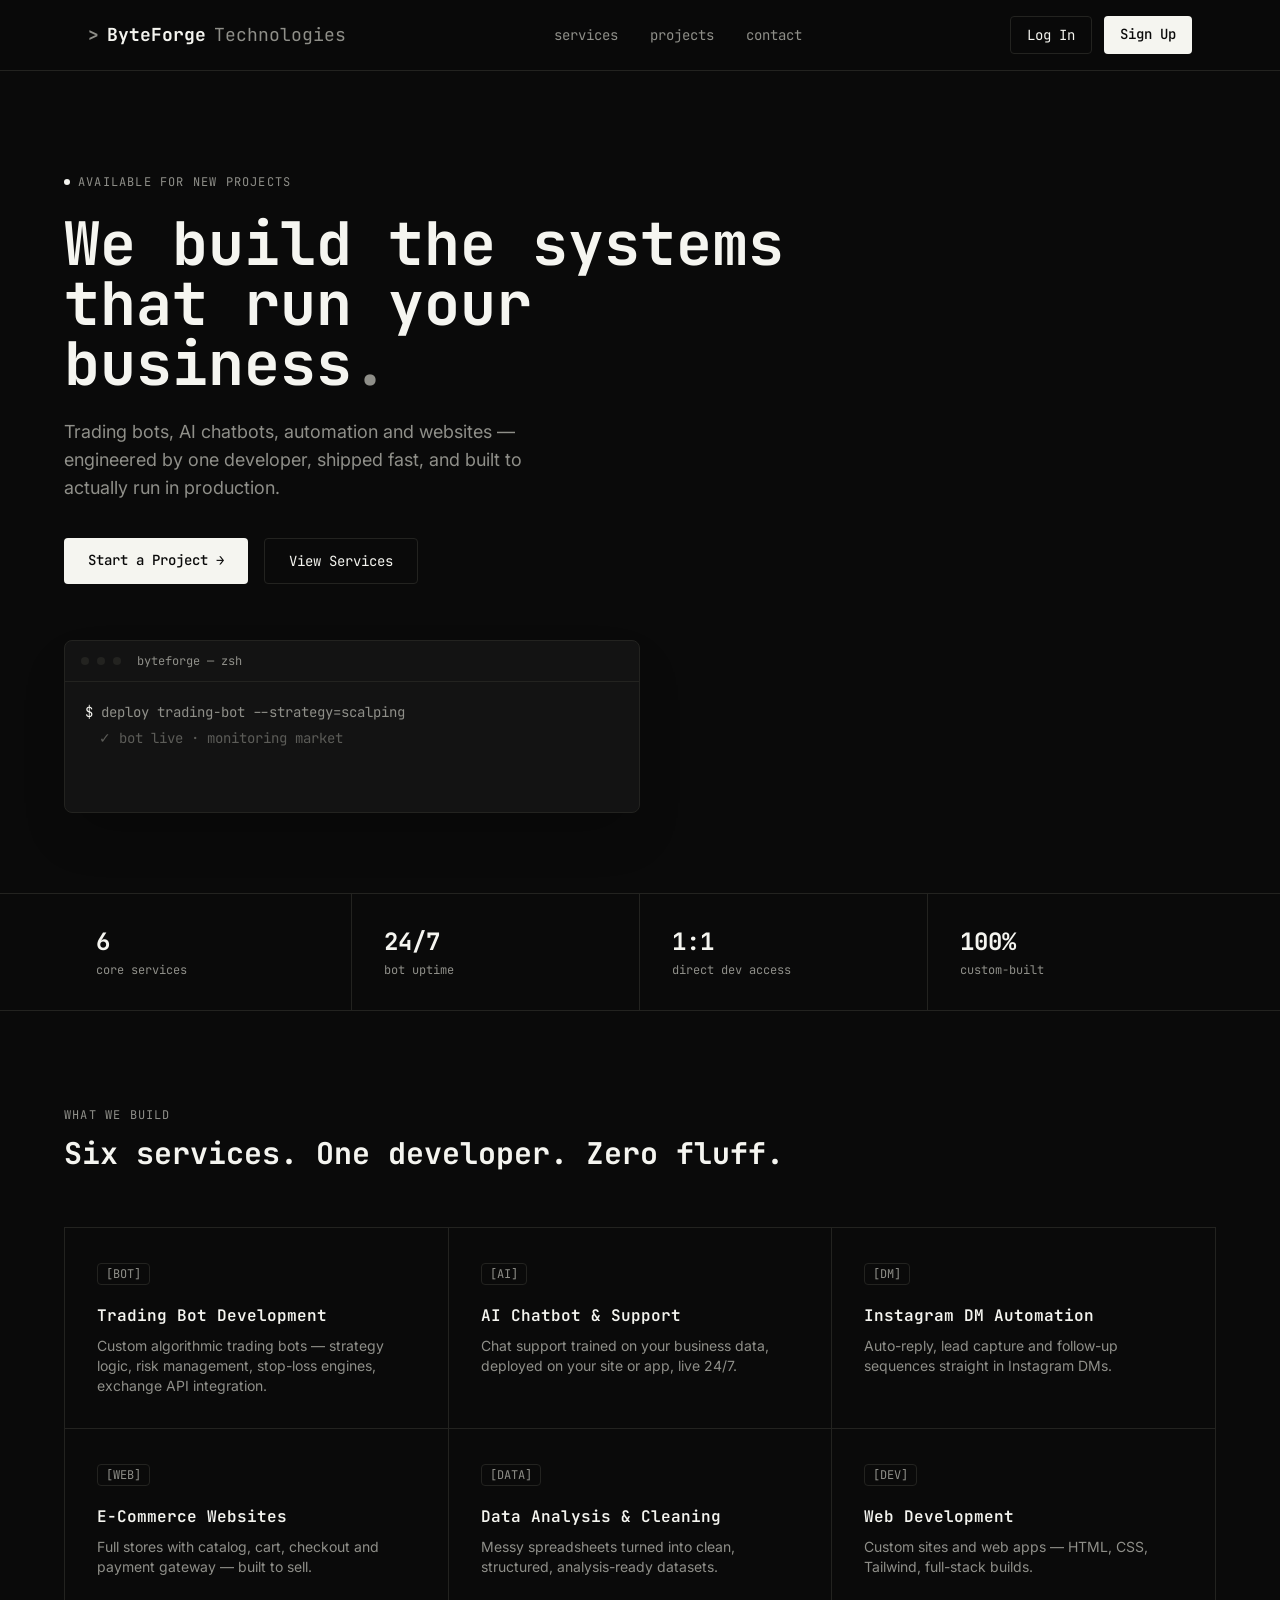
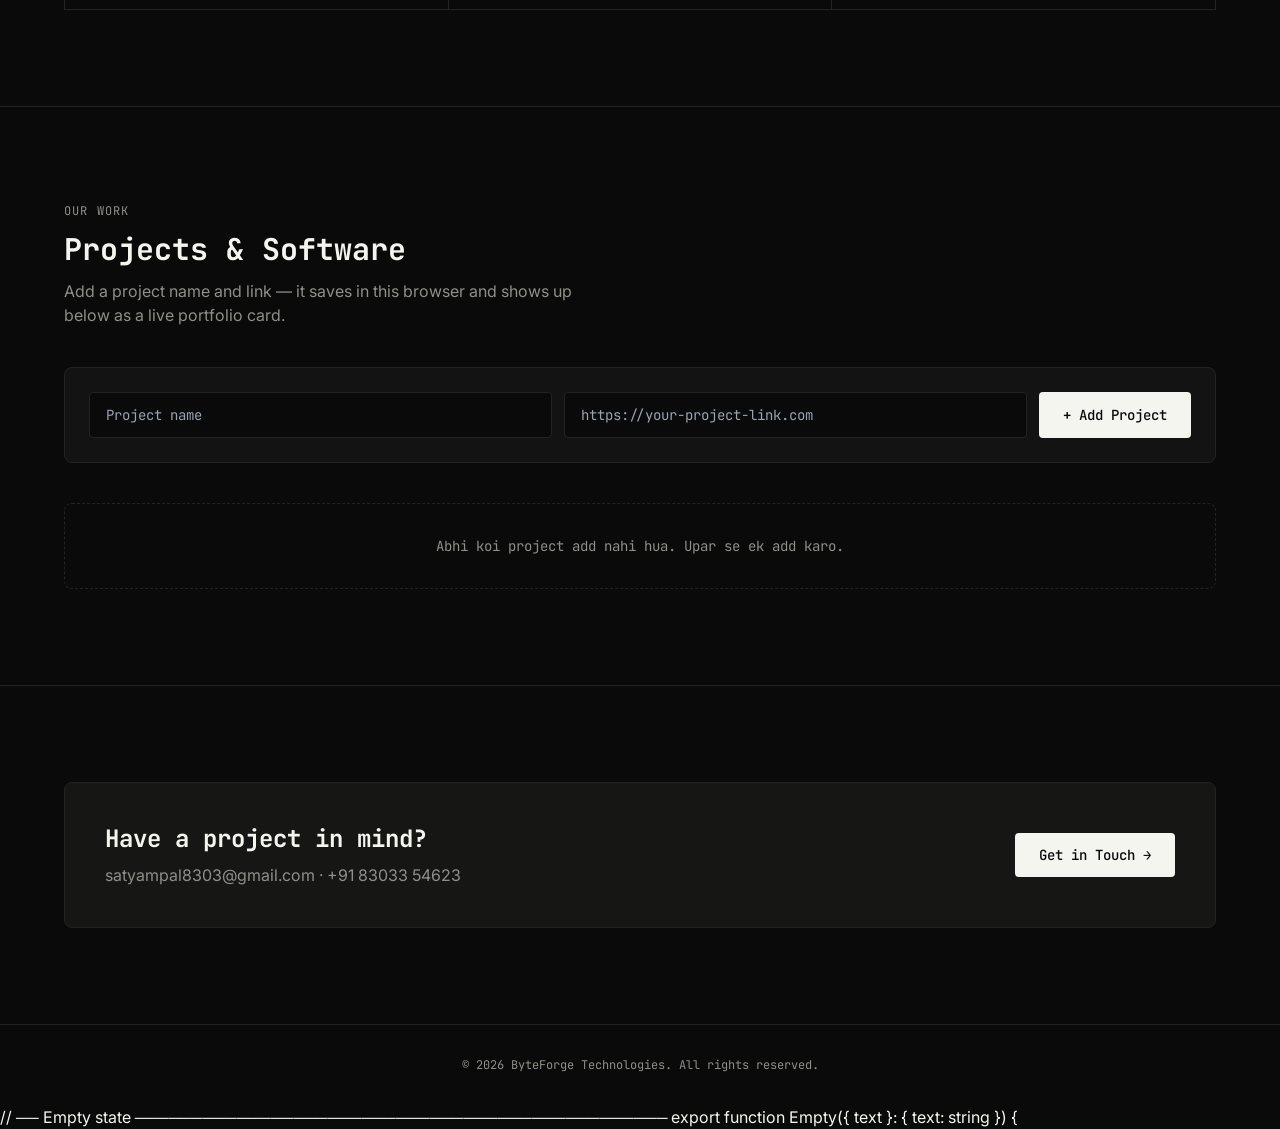
<file: index.html>
<!DOCTYPE html>
<html lang="en">
<head>
<meta charset="UTF-8"/>
<meta name="viewport" content="width=device-width,initial-scale=1.0"/>
<title>ByteForge Technologies — Design 1: Terminal Mono</title>
<link href="https://fonts.googleapis.com/css2?family=JetBrains+Mono:wght@400;500;600;700&family=Inter:wght@400;500;600;700&display=swap" rel="stylesheet">
<link rel="stylesheet" href="style.css"/>
<style> ::selection{background:#f5f5f0;color:#0a0a0a} </style>
</head>
<body class="bg-ink text-paper font-sans antialiased">

<nav class="sticky top-0 z-50 bg-ink/85 backdrop-blur border-b border-line">
  <div class="max-w-6xl mx-auto px-6 py-4 flex items-center justify-between">
    <a href="#" class="font-mono font-bold text-lg flex items-center gap-2">
      <span class="text-muted">&gt;</span>ByteForge <span class="text-muted font-normal">Technologies</span>
    </a>
    <div class="hidden md:flex items-center gap-8 font-mono text-sm text-muted">
      <a href="#services" class="hover:text-paper transition">services</a>
      <a href="#projects" class="hover:text-paper transition">projects</a>
      <a href="#contact" class="hover:text-paper transition">contact</a>
    </div>
    <div class="flex gap-3">
      <a href="#contact" class="hidden sm:inline-flex px-4 py-2 border border-line rounded text-sm font-mono hover:border-paper transition">Log In</a>
      <a href="#contact" class="inline-flex px-4 py-2 bg-paper text-ink rounded text-sm font-mono font-medium hover:opacity-80 transition">Sign Up</a>
    </div>
  </div>
</nav>

<section class="relative overflow-hidden pt-24 pb-20 px-6">
  <div class="max-w-6xl mx-auto">
    <span class="inline-flex items-center gap-2 font-mono text-xs uppercase tracking-widest text-muted mb-6">
      <span class="w-1.5 h-1.5 bg-paper rounded-full animate-pulse"></span>Available for new projects
    </span>
    <h1 class="font-mono font-bold text-4xl sm:text-6xl leading-tight max-w-3xl">
      We build the systems<br>that run your business<span class="text-muted">.</span>
    </h1>
    <p class="text-muted text-lg max-w-lg mt-6 mb-9">Trading bots, AI chatbots, automation and websites — engineered by one developer, shipped fast, and built to actually run in production.</p>
    <div class="flex gap-4 flex-wrap mb-14">
      <a href="#contact" class="px-6 py-3 bg-paper text-ink rounded font-mono text-sm font-medium hover:opacity-80 transition">Start a Project →</a>
      <a href="#services" class="px-6 py-3 border border-line rounded font-mono text-sm hover:border-paper transition">View Services</a>
    </div>

    <div class="bg-[#131313] border border-line rounded-lg max-w-xl overflow-hidden shadow-2xl">
      <div class="flex items-center gap-2 px-4 py-3 border-b border-line">
        <span class="w-2 h-2 rounded-full bg-line"></span><span class="w-2 h-2 rounded-full bg-line"></span><span class="w-2 h-2 rounded-full bg-line"></span>
        <span class="ml-2 font-mono text-xs text-muted">byteforge — zsh</span>
      </div>
      <div id="termBody" class="p-5 font-mono text-sm min-h-[130px]"></div>
    </div>
  </div>
</section>

<div class="border-t border-b border-line">
  <div class="max-w-6xl mx-auto grid grid-cols-2 md:grid-cols-4">
    <div class="p-8 border-r border-line"><div class="font-mono font-bold text-2xl">6</div><div class="font-mono text-xs text-muted mt-1">core services</div></div>
    <div class="p-8 md:border-r border-line"><div class="font-mono font-bold text-2xl">24/7</div><div class="font-mono text-xs text-muted mt-1">bot uptime</div></div>
    <div class="p-8 border-r border-line"><div class="font-mono font-bold text-2xl">1:1</div><div class="font-mono text-xs text-muted mt-1">direct dev access</div></div>
    <div class="p-8"><div class="font-mono font-bold text-2xl">100%</div><div class="font-mono text-xs text-muted mt-1">custom-built</div></div>
  </div>
</div>

<section id="services" class="py-24 px-6">
  <div class="max-w-6xl mx-auto">
    <span class="font-mono text-xs uppercase tracking-widest text-muted mb-3 block">What we build</span>
    <h2 class="font-mono font-bold text-3xl mb-14">Six services. One developer. Zero fluff.</h2>
    <div class="grid grid-cols-1 md:grid-cols-3 gap-px bg-line border border-line">
      <div class="bg-ink p-8 hover:bg-[#131313] transition"><span class="font-mono text-xs border border-line rounded px-2 py-0.5 text-muted">[BOT]</span><div class="font-mono font-semibold mt-5 mb-2">Trading Bot Development</div><p class="text-muted text-sm">Custom algorithmic trading bots — strategy logic, risk management, stop-loss engines, exchange API integration.</p></div>
      <div class="bg-ink p-8 hover:bg-[#131313] transition"><span class="font-mono text-xs border border-line rounded px-2 py-0.5 text-muted">[AI]</span><div class="font-mono font-semibold mt-5 mb-2">AI Chatbot & Support</div><p class="text-muted text-sm">Chat support trained on your business data, deployed on your site or app, live 24/7.</p></div>
      <div class="bg-ink p-8 hover:bg-[#131313] transition"><span class="font-mono text-xs border border-line rounded px-2 py-0.5 text-muted">[DM]</span><div class="font-mono font-semibold mt-5 mb-2">Instagram DM Automation</div><p class="text-muted text-sm">Auto-reply, lead capture and follow-up sequences straight in Instagram DMs.</p></div>
      <div class="bg-ink p-8 hover:bg-[#131313] transition"><span class="font-mono text-xs border border-line rounded px-2 py-0.5 text-muted">[WEB]</span><div class="font-mono font-semibold mt-5 mb-2">E-Commerce Websites</div><p class="text-muted text-sm">Full stores with catalog, cart, checkout and payment gateway — built to sell.</p></div>
      <div class="bg-ink p-8 hover:bg-[#131313] transition"><span class="font-mono text-xs border border-line rounded px-2 py-0.5 text-muted">[DATA]</span><div class="font-mono font-semibold mt-5 mb-2">Data Analysis & Cleaning</div><p class="text-muted text-sm">Messy spreadsheets turned into clean, structured, analysis-ready datasets.</p></div>
      <div class="bg-ink p-8 hover:bg-[#131313] transition"><span class="font-mono text-xs border border-line rounded px-2 py-0.5 text-muted">[DEV]</span><div class="font-mono font-semibold mt-5 mb-2">Web Development</div><p class="text-muted text-sm">Custom sites and web apps — HTML, CSS, Tailwind, full-stack builds.</p></div>
    </div>
  </div>
</section>

<!-- Projects showcase — add your own software with a name + link -->
<section id="projects" class="py-24 px-6 border-t border-line">
  <div class="max-w-6xl mx-auto">
    <span class="font-mono text-xs uppercase tracking-widest text-muted mb-3 block">Our work</span>
    <h2 class="font-mono font-bold text-3xl mb-3">Projects & Software</h2>
    <p class="text-muted mb-10 max-w-lg">Add a project name and link — it saves in this browser and shows up below as a live portfolio card.</p>

    <div class="bg-[#131313] border border-line rounded-lg p-6 mb-10 flex flex-col sm:flex-row gap-3">
      <input id="pName" type="text" placeholder="Project name" class="flex-1 bg-ink border border-line rounded px-4 py-3 font-mono text-sm focus:outline-none focus:border-paper"/>
      <input id="pLink" type="url" placeholder="https://your-project-link.com" class="flex-1 bg-ink border border-line rounded px-4 py-3 font-mono text-sm focus:outline-none focus:border-paper"/>
      <button onclick="addProject()" class="px-6 py-3 bg-paper text-ink rounded font-mono text-sm font-medium hover:opacity-80 transition whitespace-nowrap">+ Add Project</button>
    </div>

    <div id="projectList" class="grid grid-cols-1 sm:grid-cols-2 md:grid-cols-3 gap-4"></div>
  </div>
</section>

<section id="contact" class="py-24 px-6 border-t border-line">
  <div class="max-w-6xl mx-auto bg-[#161615] border border-line rounded-lg p-10 flex flex-wrap items-center justify-between gap-6">
    <div>
      <h2 class="font-mono font-bold text-2xl mb-2">Have a project in mind?</h2>
      <p class="text-muted">satyampal8303@gmail.com · +91 83033 54623</p>
    </div>
    <a href="mailto:satyampal8303@gmail.com" class="px-6 py-3 bg-paper text-ink rounded font-mono text-sm font-medium hover:opacity-80 transition">Get in Touch →</a>
  </div>
</section>

<footer class="border-t border-line py-8 px-6 text-center font-mono text-xs text-muted">
  © 2026 ByteForge Technologies. All rights reserved.
</footer>

<script>
const commands = [
  { cmd: "deploy trading-bot --strategy=scalping", out: "✓ bot live · monitoring market" },
  { cmd: "init chatbot --model=ai --channel=web", out: "✓ chatbot online · 24/7 support active" },
  { cmd: "automate instagram-dm --mode=lead-capture", out: "✓ auto-reply running on all DMs" },
  { cmd: "clean dataset.csv --output=structured", out: "✓ 14,208 rows cleaned & validated" }
];
const el = document.getElementById("termBody"); let ci=0;
function typeLine(o,cb){const line=document.createElement("div");line.className="mb-1.5 text-muted";
const p=document.createElement("span");p.className="text-paper";p.textContent="$ ";line.appendChild(p);
const t=document.createElement("span");line.appendChild(t);const c=document.createElement("span");
c.className="inline-block w-1.5 h-3.5 bg-paper animate-pulse ml-0.5";line.appendChild(c);el.appendChild(line);
let i=0;const iv=setInterval(()=>{t.textContent=o.cmd.slice(0,i+1);i++;if(i>o.cmd.length){clearInterval(iv);c.remove();
const out=document.createElement("div");out.className="text-[#5c5c58] ml-3.5 mb-3";out.textContent=o.out;el.appendChild(out);setTimeout(cb,1300);}},30);}
function loop(){if(el.children.length>6)el.innerHTML="";typeLine(commands[ci],()=>{ci=(ci+1)%commands.length;loop();});}
loop();

// Project save feature (localStorage — persists in this browser)
const STORE_KEY='byteforge_projects';
function getProjects(){try{return JSON.parse(localStorage.getItem(STORE_KEY))||[];}catch{return [];}}
function saveProjects(list){localStorage.setItem(STORE_KEY, JSON.stringify(list));}
function addProject(){
  const name=document.getElementById('pName').value.trim();
  const link=document.getElementById('pLink').value.trim();
  if(!name||!link){alert('Project name aur link dono daalo');return;}
  const list=getProjects(); list.push({name,link}); saveProjects(list);
  document.getElementById('pName').value='';document.getElementById('pLink').value='';
  renderProjects();
}
function removeProject(idx){const list=getProjects();list.splice(idx,1);saveProjects(list);renderProjects();}
function renderProjects(){
  const list=getProjects();
  const wrap=document.getElementById('projectList');
  if(!list.length){wrap.innerHTML='<div class="col-span-full text-muted font-mono text-sm border border-dashed border-line rounded-lg p-8 text-center">Abhi koi project add nahi hua. Upar se ek add karo.</div>';return;}
  wrap.innerHTML=list.map((p,i)=>`
    <div class="bg-[#131313] border border-line rounded-lg p-5 flex flex-col justify-between">
      <div>
        <div class="font-mono font-semibold mb-2 truncate">${p.name}</div>
        <a href="${p.link}" target="_blank" rel="noopener" class="text-muted text-xs font-mono break-all hover:text-paper transition">${p.link}</a>
      </div>
      <button onclick="removeProject(${i})" class="mt-4 text-xs font-mono text-muted hover:text-paper text-left transition">remove ×</button>
    </div>`).join('');
}
renderProjects();
</script>
  <!-- AI Widget by YourSaaS -->
<script>
  window.AiWidgetConfig = { widgetId: "df20c202-c045-4d18-a250-31f9cdcd039a" };
</script>
<script src="https://24-7-five.vercel.app//widget.js" defer></script>
// ── Empty state ───────────────────────────────────────────────
export function Empty({ text }: { text: string }) {
  
</body>
</html>
</file>
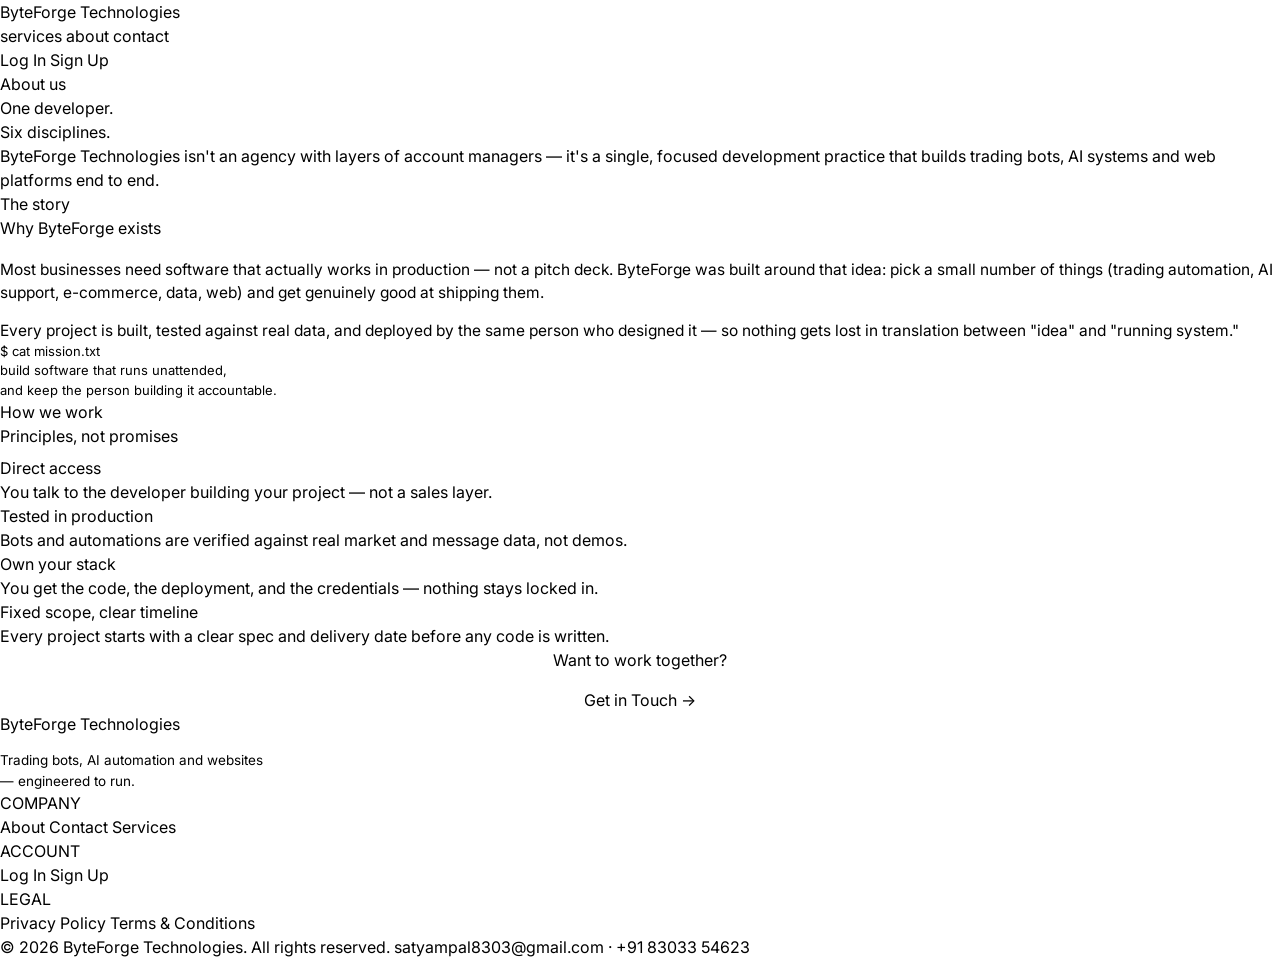
<file: about.html>
<!DOCTYPE html>
<html lang="en">
<head>
<meta charset="UTF-8"/>
<meta name="viewport" content="width=device-width,initial-scale=1.0"/>
<title>About — ByteForge Technologies</title>
<link href="https://fonts.googleapis.com/css2?family=JetBrains+Mono:wght@400;500;600;700&family=Inter:wght@400;500;600&display=swap" rel="stylesheet">
<link rel="stylesheet" href="style.css"/>
</head>
<body>

<nav class="nav">
  <div class="nav-inner">
    <a href="index.html" class="logo">ByteForge <span>Technologies</span></a>
    <div class="nav-links">
      <a href="index.html#services">services</a>
      <a href="about.html">about</a>
      <a href="contact.html">contact</a>
    </div>
    <div class="nav-cta">
      <a href="login.html" class="btn btn-outline btn-sm">Log In</a>
      <a href="signup.html" class="btn btn-solid btn-sm">Sign Up</a>
    </div>
  </div>
</nav>

<section class="about-hero">
  <div class="wrap">
    <span class="eyebrow">About us</span>
    <h1 class="h-display">One developer.<br>Six disciplines<span class="dim">.</span></h1>
    <p class="hero-sub">ByteForge Technologies isn't an agency with layers of account managers — it's a single, focused development practice that builds trading bots, AI systems and web platforms end to end.</p>
  </div>
</section>

<div class="about-block">
  <div class="wrap two-col">
    <div>
      <span class="tag">The story</span>
      <h2 class="h2" style="margin-bottom:18px">Why ByteForge exists</h2>
      <p style="color:var(--muted);font-size:15.5px;margin-bottom:14px">Most businesses need software that actually works in production — not a pitch deck. ByteForge was built around that idea: pick a small number of things (trading automation, AI support, e-commerce, data, web) and get genuinely good at shipping them.</p>
      <p style="color:var(--muted);font-size:15.5px">Every project is built, tested against real data, and deployed by the same person who designed it — so nothing gets lost in translation between "idea" and "running system."</p>
    </div>
    <div class="card">
      <div class="terminal-body" style="padding:0;font-size:13px">
        <div class="tl"><span class="prompt">$</span> cat mission.txt</div>
        <span class="out">build software that runs unattended,<br>and keep the person building it accountable.</span>
      </div>
    </div>
  </div>
</div>

<div class="about-block">
  <div class="wrap">
    <span class="tag">How we work</span>
    <h2 class="h2" style="margin-bottom:8px">Principles, not promises</h2>
    <div class="value-list">
      <div class="value-item">
        <h3>Direct access</h3>
        <p>You talk to the developer building your project — not a sales layer.</p>
      </div>
      <div class="value-item">
        <h3>Tested in production</h3>
        <p>Bots and automations are verified against real market and message data, not demos.</p>
      </div>
      <div class="value-item">
        <h3>Own your stack</h3>
        <p>You get the code, the deployment, and the credentials — nothing stays locked in.</p>
      </div>
      <div class="value-item">
        <h3>Fixed scope, clear timeline</h3>
        <p>Every project starts with a clear spec and delivery date before any code is written.</p>
      </div>
    </div>
  </div>
</div>

<div class="about-block">
  <div class="wrap" style="text-align:center">
    <h2 class="h2" style="margin-bottom:16px">Want to work together?</h2>
    <a href="contact.html" class="btn btn-solid">Get in Touch →</a>
  </div>
</div>

<footer>
  <div class="wrap">
    <div class="footer-top">
      <div>
        <a href="index.html" class="logo">ByteForge <span>Technologies</span></a>
        <p style="color:var(--muted);font-size:13.5px;margin-top:14px;max-width:280px">Trading bots, AI automation and websites — engineered to run.</p>
      </div>
      <div class="footer-links">
        <div class="footer-col">
          <div class="footer-col-title">COMPANY</div>
          <a href="about.html">About</a>
          <a href="contact.html">Contact</a>
          <a href="index.html#services">Services</a>
        </div>
        <div class="footer-col">
          <div class="footer-col-title">ACCOUNT</div>
          <a href="login.html">Log In</a>
          <a href="signup.html">Sign Up</a>
        </div>
        <div class="footer-col">
          <div class="footer-col-title">LEGAL</div>
          <a href="privacy-policy.html">Privacy Policy</a>
          <a href="terms.html">Terms & Conditions</a>
        </div>
      </div>
    </div>
    <div class="footer-bottom">
      <span>© 2026 ByteForge Technologies. All rights reserved.</span>
      <span>satyampal8303@gmail.com · +91 83033 54623</span>
    </div>
  </div>
</footer>
</body>
</html>
</file>
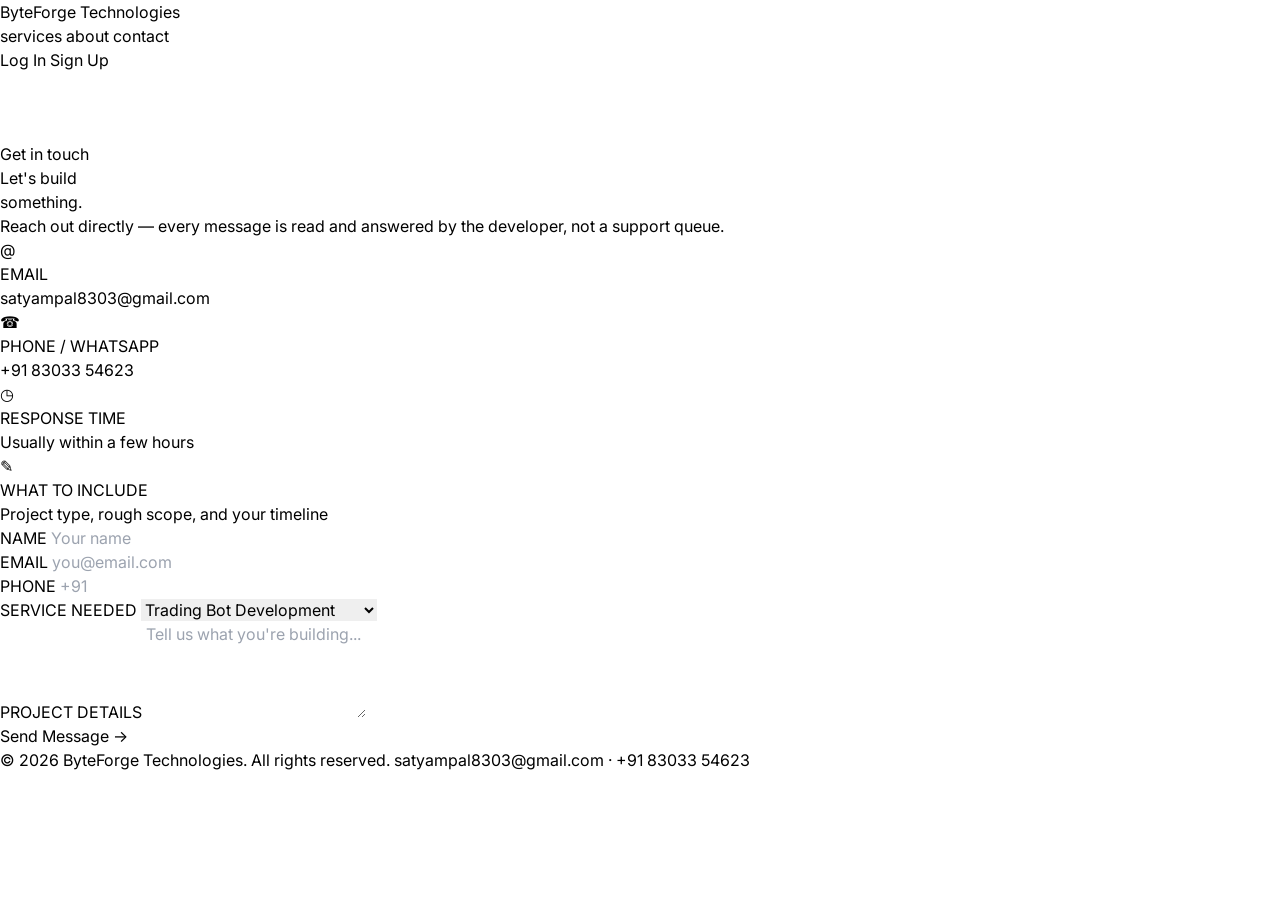
<file: contact.html>
<!DOCTYPE html>
<html lang="en">
<head>
<meta charset="UTF-8"/>
<meta name="viewport" content="width=device-width,initial-scale=1.0"/>
<title>Contact — ByteForge Technologies</title>
<link href="https://fonts.googleapis.com/css2?family=JetBrains+Mono:wght@400;500;600;700&family=Inter:wght@400;500;600&display=swap" rel="stylesheet">
<link rel="stylesheet" href="style.css"/>
</head>
<body>

<nav class="nav">
  <div class="nav-inner">
    <a href="index.html" class="logo">ByteForge <span>Technologies</span></a>
    <div class="nav-links">
      <a href="index.html#services">services</a>
      <a href="about.html">about</a>
      <a href="contact.html">contact</a>
    </div>
    <div class="nav-cta">
      <a href="login.html" class="btn btn-outline btn-sm">Log In</a>
      <a href="signup.html" class="btn btn-solid btn-sm">Sign Up</a>
    </div>
  </div>
</nav>

<section style="padding-top:70px">
  <div class="wrap">
    <span class="eyebrow">Get in touch</span>
    <h1 class="h-display">Let's build<br>something<span class="dim">.</span></h1>
    <p class="hero-sub">Reach out directly — every message is read and answered by the developer, not a support queue.</p>
  </div>
</section>

<section style="padding-top:0">
  <div class="wrap contact-grid">
    <div>
      <div class="contact-item">
        <div class="contact-ico">@</div>
        <div>
          <div class="contact-label">EMAIL</div>
          <div class="contact-val"><a href="mailto:satyampal8303@gmail.com">satyampal8303@gmail.com</a></div>
        </div>
      </div>
      <div class="contact-item">
        <div class="contact-ico">☎</div>
        <div>
          <div class="contact-label">PHONE / WHATSAPP</div>
          <div class="contact-val"><a href="tel:+918303354623">+91 83033 54623</a></div>
        </div>
      </div>
      <div class="contact-item">
        <div class="contact-ico">◷</div>
        <div>
          <div class="contact-label">RESPONSE TIME</div>
          <div class="contact-val">Usually within a few hours</div>
        </div>
      </div>
      <div class="contact-item">
        <div class="contact-ico">✎</div>
        <div>
          <div class="contact-label">WHAT TO INCLUDE</div>
          <div class="contact-val">Project type, rough scope, and your timeline</div>
        </div>
      </div>
    </div>

    <form id="contactForm" class="card">
      <div class="form-group">
        <label class="form-label">NAME</label>
        <input type="text" class="form-input" id="cName" placeholder="Your name" required/>
      </div>
      <div class="form-group">
        <label class="form-label">EMAIL</label>
        <input type="email" class="form-input" id="cEmail" placeholder="you@email.com" required/>
      </div>
      <div class="form-group">
        <label class="form-label">PHONE</label>
        <input type="tel" class="form-input" id="cPhone" placeholder="+91"/>
      </div>
      <div class="form-group">
        <label class="form-label">SERVICE NEEDED</label>
        <select class="form-input" id="cService">
          <option>Trading Bot Development</option>
          <option>AI Chatbot & Support System</option>
          <option>Instagram DM Automation</option>
          <option>E-Commerce Website</option>
          <option>Data Analysis & Cleaning</option>
          <option>Web Development</option>
          <option>Something else</option>
        </select>
      </div>
      <div class="form-group">
        <label class="form-label">PROJECT DETAILS</label>
        <textarea class="form-input" id="cMsg" rows="4" placeholder="Tell us what you're building..." required></textarea>
      </div>
      <button type="submit" class="btn btn-solid btn-block">Send Message →</button>
      <div class="form-error" id="formError"></div>
    </form>
  </div>
</section>

<footer>
  <div class="wrap">
    <div class="footer-bottom" style="border-top:none;padding-top:0">
      <span>© 2026 ByteForge Technologies. All rights reserved.</span>
      <span>satyampal8303@gmail.com · +91 83033 54623</span>
    </div>
  </div>
</footer>

<div id="toast-container"></div>
<script>
document.getElementById("contactForm").addEventListener("submit", function(e){
  e.preventDefault();
  const name = document.getElementById("cName").value.trim();
  const email = document.getElementById("cEmail").value.trim();
  const phone = document.getElementById("cPhone").value.trim();
  const service = document.getElementById("cService").value;
  const msg = document.getElementById("cMsg").value.trim();

  // Opens the user's email client pre-filled — replace with a backend/Firestore
  // write once you wire this form to your own API.
  const subject = encodeURIComponent(`New inquiry: ${service}`);
  const body = encodeURIComponent(`Name: ${name}\nEmail: ${email}\nPhone: ${phone}\nService: ${service}\n\n${msg}`);
  window.location.href = `mailto:satyampal8303@gmail.com?subject=${subject}&body=${body}`;

  const el = document.createElement('div');
  el.className = 'toast';
  el.textContent = 'Opening your email app…';
  document.getElementById('toast-container').appendChild(el);
  setTimeout(()=>el.remove(),3000);
});
</script>
</body>
</html>
</file>
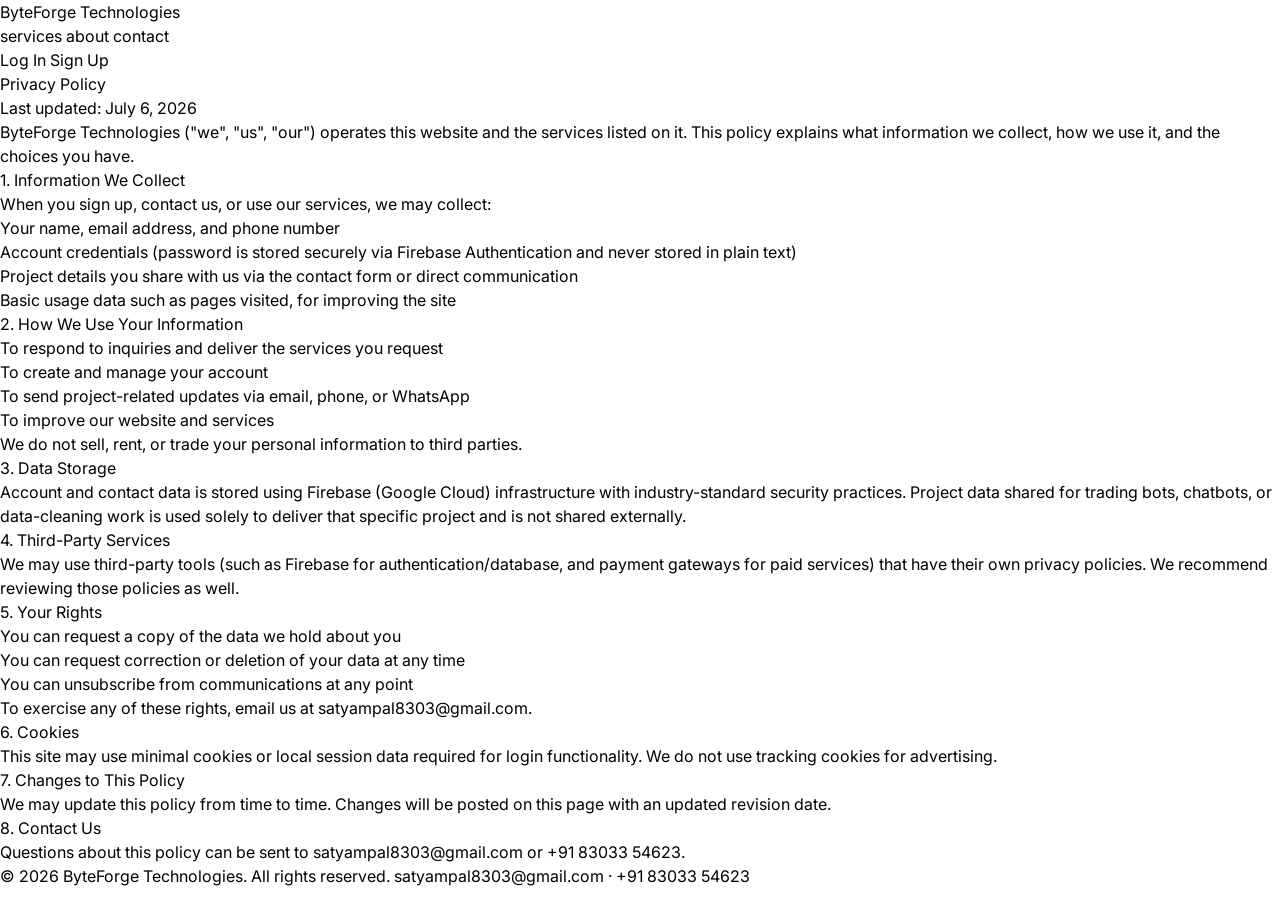
<file: privacy-policy.html>
<!DOCTYPE html>
<html lang="en">
<head>
<meta charset="UTF-8"/>
<meta name="viewport" content="width=device-width,initial-scale=1.0"/>
<title>Privacy Policy — ByteForge Technologies</title>
<link href="https://fonts.googleapis.com/css2?family=JetBrains+Mono:wght@400;500;600;700&family=Inter:wght@400;500;600&display=swap" rel="stylesheet">
<link rel="stylesheet" href="style.css"/>
</head>
<body>

<nav class="nav">
  <div class="nav-inner">
    <a href="index.html" class="logo">ByteForge <span>Technologies</span></a>
    <div class="nav-links">
      <a href="index.html#services">services</a>
      <a href="about.html">about</a>
      <a href="contact.html">contact</a>
    </div>
    <div class="nav-cta">
      <a href="login.html" class="btn btn-outline btn-sm">Log In</a>
      <a href="signup.html" class="btn btn-solid btn-sm">Sign Up</a>
    </div>
  </div>
</nav>

<div class="legal">
  <h1>Privacy Policy</h1>
  <div class="updated">Last updated: July 6, 2026</div>

  <p>ByteForge Technologies ("we", "us", "our") operates this website and the services listed on it. This policy explains what information we collect, how we use it, and the choices you have.</p>

  <h2>1. Information We Collect</h2>
  <p>When you sign up, contact us, or use our services, we may collect:</p>
  <ul>
    <li>Your name, email address, and phone number</li>
    <li>Account credentials (password is stored securely via Firebase Authentication and never stored in plain text)</li>
    <li>Project details you share with us via the contact form or direct communication</li>
    <li>Basic usage data such as pages visited, for improving the site</li>
  </ul>

  <h2>2. How We Use Your Information</h2>
  <ul>
    <li>To respond to inquiries and deliver the services you request</li>
    <li>To create and manage your account</li>
    <li>To send project-related updates via email, phone, or WhatsApp</li>
    <li>To improve our website and services</li>
  </ul>
  <p>We do not sell, rent, or trade your personal information to third parties.</p>

  <h2>3. Data Storage</h2>
  <p>Account and contact data is stored using Firebase (Google Cloud) infrastructure with industry-standard security practices. Project data shared for trading bots, chatbots, or data-cleaning work is used solely to deliver that specific project and is not shared externally.</p>

  <h2>4. Third-Party Services</h2>
  <p>We may use third-party tools (such as Firebase for authentication/database, and payment gateways for paid services) that have their own privacy policies. We recommend reviewing those policies as well.</p>

  <h2>5. Your Rights</h2>
  <ul>
    <li>You can request a copy of the data we hold about you</li>
    <li>You can request correction or deletion of your data at any time</li>
    <li>You can unsubscribe from communications at any point</li>
  </ul>
  <p>To exercise any of these rights, email us at <a href="mailto:satyampal8303@gmail.com" style="color:var(--white)">satyampal8303@gmail.com</a>.</p>

  <h2>6. Cookies</h2>
  <p>This site may use minimal cookies or local session data required for login functionality. We do not use tracking cookies for advertising.</p>

  <h2>7. Changes to This Policy</h2>
  <p>We may update this policy from time to time. Changes will be posted on this page with an updated revision date.</p>

  <h2>8. Contact Us</h2>
  <p>Questions about this policy can be sent to <a href="mailto:satyampal8303@gmail.com" style="color:var(--white)">satyampal8303@gmail.com</a> or <a href="tel:+918303354623" style="color:var(--white)">+91 83033 54623</a>.</p>
</div>

<footer>
  <div class="wrap">
    <div class="footer-bottom" style="border-top:none;padding-top:0">
      <span>© 2026 ByteForge Technologies. All rights reserved.</span>
      <span>satyampal8303@gmail.com · +91 83033 54623</span>
    </div>
  </div>
</footer>
</body>
</html>
</file>
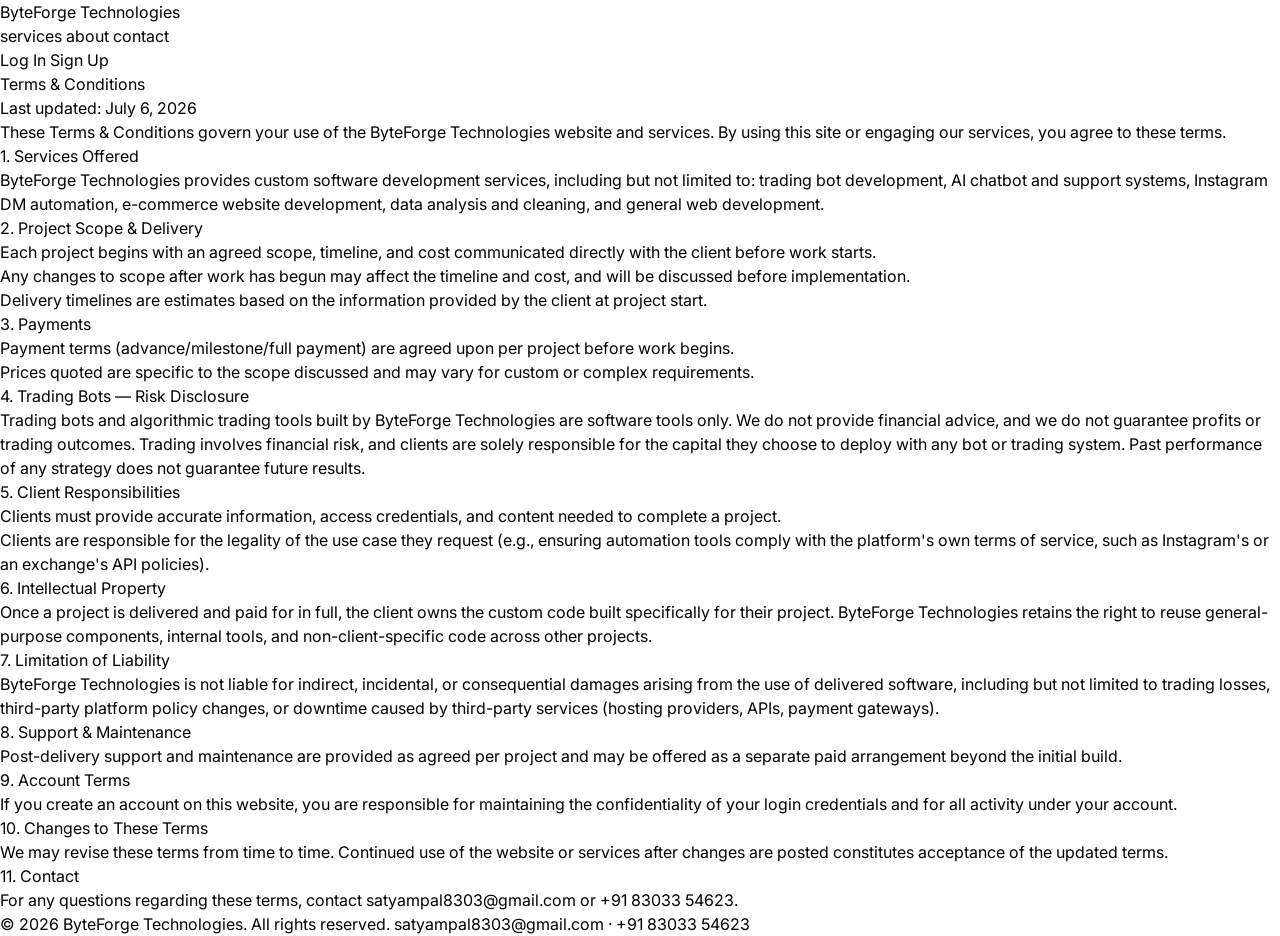
<file: terms.html>
<!DOCTYPE html>
<html lang="en">
<head>
<meta charset="UTF-8"/>
<meta name="viewport" content="width=device-width,initial-scale=1.0"/>
<title>Terms & Conditions — ByteForge Technologies</title>
<link href="https://fonts.googleapis.com/css2?family=JetBrains+Mono:wght@400;500;600;700&family=Inter:wght@400;500;600&display=swap" rel="stylesheet">
<link rel="stylesheet" href="style.css"/>
</head>
<body>

<nav class="nav">
  <div class="nav-inner">
    <a href="index.html" class="logo">ByteForge <span>Technologies</span></a>
    <div class="nav-links">
      <a href="index.html#services">services</a>
      <a href="about.html">about</a>
      <a href="contact.html">contact</a>
    </div>
    <div class="nav-cta">
      <a href="login.html" class="btn btn-outline btn-sm">Log In</a>
      <a href="signup.html" class="btn btn-solid btn-sm">Sign Up</a>
    </div>
  </div>
</nav>

<div class="legal">
  <h1>Terms & Conditions</h1>
  <div class="updated">Last updated: July 6, 2026</div>

  <p>These Terms & Conditions govern your use of the ByteForge Technologies website and services. By using this site or engaging our services, you agree to these terms.</p>

  <h2>1. Services Offered</h2>
  <p>ByteForge Technologies provides custom software development services, including but not limited to: trading bot development, AI chatbot and support systems, Instagram DM automation, e-commerce website development, data analysis and cleaning, and general web development.</p>

  <h2>2. Project Scope & Delivery</h2>
  <ul>
    <li>Each project begins with an agreed scope, timeline, and cost communicated directly with the client before work starts.</li>
    <li>Any changes to scope after work has begun may affect the timeline and cost, and will be discussed before implementation.</li>
    <li>Delivery timelines are estimates based on the information provided by the client at project start.</li>
  </ul>

  <h2>3. Payments</h2>
  <ul>
    <li>Payment terms (advance/milestone/full payment) are agreed upon per project before work begins.</li>
    <li>Prices quoted are specific to the scope discussed and may vary for custom or complex requirements.</li>
  </ul>

  <h2>4. Trading Bots — Risk Disclosure</h2>
  <p>Trading bots and algorithmic trading tools built by ByteForge Technologies are software tools only. We do not provide financial advice, and we do not guarantee profits or trading outcomes. Trading involves financial risk, and clients are solely responsible for the capital they choose to deploy with any bot or trading system. Past performance of any strategy does not guarantee future results.</p>

  <h2>5. Client Responsibilities</h2>
  <ul>
    <li>Clients must provide accurate information, access credentials, and content needed to complete a project.</li>
    <li>Clients are responsible for the legality of the use case they request (e.g., ensuring automation tools comply with the platform's own terms of service, such as Instagram's or an exchange's API policies).</li>
  </ul>

  <h2>6. Intellectual Property</h2>
  <p>Once a project is delivered and paid for in full, the client owns the custom code built specifically for their project. ByteForge Technologies retains the right to reuse general-purpose components, internal tools, and non-client-specific code across other projects.</p>

  <h2>7. Limitation of Liability</h2>
  <p>ByteForge Technologies is not liable for indirect, incidental, or consequential damages arising from the use of delivered software, including but not limited to trading losses, third-party platform policy changes, or downtime caused by third-party services (hosting providers, APIs, payment gateways).</p>

  <h2>8. Support & Maintenance</h2>
  <p>Post-delivery support and maintenance are provided as agreed per project and may be offered as a separate paid arrangement beyond the initial build.</p>

  <h2>9. Account Terms</h2>
  <p>If you create an account on this website, you are responsible for maintaining the confidentiality of your login credentials and for all activity under your account.</p>

  <h2>10. Changes to These Terms</h2>
  <p>We may revise these terms from time to time. Continued use of the website or services after changes are posted constitutes acceptance of the updated terms.</p>

  <h2>11. Contact</h2>
  <p>For any questions regarding these terms, contact <a href="mailto:satyampal8303@gmail.com" style="color:var(--white)">satyampal8303@gmail.com</a> or <a href="tel:+918303354623" style="color:var(--white)">+91 83033 54623</a>.</p>
</div>

<footer>
  <div class="wrap">
    <div class="footer-bottom" style="border-top:none;padding-top:0">
      <span>© 2026 ByteForge Technologies. All rights reserved.</span>
      <span>satyampal8303@gmail.com · +91 83033 54623</span>
    </div>
  </div>
</footer>
</body>
</html>
</file>
<file: style.css>
*,:after,:before{--tw-border-spacing-x:0;--tw-border-spacing-y:0;--tw-translate-x:0;--tw-translate-y:0;--tw-rotate:0;--tw-skew-x:0;--tw-skew-y:0;--tw-scale-x:1;--tw-scale-y:1;--tw-pan-x: ;--tw-pan-y: ;--tw-pinch-zoom: ;--tw-scroll-snap-strictness:proximity;--tw-gradient-from-position: ;--tw-gradient-via-position: ;--tw-gradient-to-position: ;--tw-ordinal: ;--tw-slashed-zero: ;--tw-numeric-figure: ;--tw-numeric-spacing: ;--tw-numeric-fraction: ;--tw-ring-inset: ;--tw-ring-offset-width:0px;--tw-ring-offset-color:#fff;--tw-ring-color:rgba(59,130,246,.5);--tw-ring-offset-shadow:0 0 #0000;--tw-ring-shadow:0 0 #0000;--tw-shadow:0 0 #0000;--tw-shadow-colored:0 0 #0000;--tw-blur: ;--tw-brightness: ;--tw-contrast: ;--tw-grayscale: ;--tw-hue-rotate: ;--tw-invert: ;--tw-saturate: ;--tw-sepia: ;--tw-drop-shadow: ;--tw-backdrop-blur: ;--tw-backdrop-brightness: ;--tw-backdrop-contrast: ;--tw-backdrop-grayscale: ;--tw-backdrop-hue-rotate: ;--tw-backdrop-invert: ;--tw-backdrop-opacity: ;--tw-backdrop-saturate: ;--tw-backdrop-sepia: ;--tw-contain-size: ;--tw-contain-layout: ;--tw-contain-paint: ;--tw-contain-style: }::backdrop{--tw-border-spacing-x:0;--tw-border-spacing-y:0;--tw-translate-x:0;--tw-translate-y:0;--tw-rotate:0;--tw-skew-x:0;--tw-skew-y:0;--tw-scale-x:1;--tw-scale-y:1;--tw-pan-x: ;--tw-pan-y: ;--tw-pinch-zoom: ;--tw-scroll-snap-strictness:proximity;--tw-gradient-from-position: ;--tw-gradient-via-position: ;--tw-gradient-to-position: ;--tw-ordinal: ;--tw-slashed-zero: ;--tw-numeric-figure: ;--tw-numeric-spacing: ;--tw-numeric-fraction: ;--tw-ring-inset: ;--tw-ring-offset-width:0px;--tw-ring-offset-color:#fff;--tw-ring-color:rgba(59,130,246,.5);--tw-ring-offset-shadow:0 0 #0000;--tw-ring-shadow:0 0 #0000;--tw-shadow:0 0 #0000;--tw-shadow-colored:0 0 #0000;--tw-blur: ;--tw-brightness: ;--tw-contrast: ;--tw-grayscale: ;--tw-hue-rotate: ;--tw-invert: ;--tw-saturate: ;--tw-sepia: ;--tw-drop-shadow: ;--tw-backdrop-blur: ;--tw-backdrop-brightness: ;--tw-backdrop-contrast: ;--tw-backdrop-grayscale: ;--tw-backdrop-hue-rotate: ;--tw-backdrop-invert: ;--tw-backdrop-opacity: ;--tw-backdrop-saturate: ;--tw-backdrop-sepia: ;--tw-contain-size: ;--tw-contain-layout: ;--tw-contain-paint: ;--tw-contain-style: }/*! tailwindcss v3.4.14 | MIT License | https://tailwindcss.com*/*,:after,:before{box-sizing:border-box;border:0 solid #e5e7eb}:after,:before{--tw-content:""}:host,html{line-height:1.5;-webkit-text-size-adjust:100%;-moz-tab-size:4;-o-tab-size:4;tab-size:4;font-family:Inter,sans-serif;font-feature-settings:normal;font-variation-settings:normal;-webkit-tap-highlight-color:transparent}body{margin:0;line-height:inherit}hr{height:0;color:inherit;border-top-width:1px}abbr:where([title]){-webkit-text-decoration:underline dotted;text-decoration:underline dotted}h1,h2,h3,h4,h5,h6{font-size:inherit;font-weight:inherit}a{color:inherit;text-decoration:inherit}b,strong{font-weight:bolder}code,kbd,pre,samp{font-family:JetBrains Mono,monospace;font-feature-settings:normal;font-variation-settings:normal;font-size:1em}small{font-size:80%}sub,sup{font-size:75%;line-height:0;position:relative;vertical-align:baseline}sub{bottom:-.25em}sup{top:-.5em}table{text-indent:0;border-color:inherit;border-collapse:collapse}button,input,optgroup,select,textarea{font-family:inherit;font-feature-settings:inherit;font-variation-settings:inherit;font-size:100%;font-weight:inherit;line-height:inherit;letter-spacing:inherit;color:inherit;margin:0;padding:0}button,select{text-transform:none}button,input:where([type=button]),input:where([type=reset]),input:where([type=submit]){-webkit-appearance:button;background-color:transparent;background-image:none}:-moz-focusring{outline:auto}:-moz-ui-invalid{box-shadow:none}progress{vertical-align:baseline}::-webkit-inner-spin-button,::-webkit-outer-spin-button{height:auto}[type=search]{-webkit-appearance:textfield;outline-offset:-2px}::-webkit-search-decoration{-webkit-appearance:none}::-webkit-file-upload-button{-webkit-appearance:button;font:inherit}summary{display:list-item}blockquote,dd,dl,figure,h1,h2,h3,h4,h5,h6,hr,p,pre{margin:0}fieldset{margin:0}fieldset,legend{padding:0}menu,ol,ul{list-style:none;margin:0;padding:0}dialog{padding:0}textarea{resize:vertical}input::-moz-placeholder,textarea::-moz-placeholder{opacity:1;color:#9ca3af}input::placeholder,textarea::placeholder{opacity:1;color:#9ca3af}[role=button],button{cursor:pointer}:disabled{cursor:default}audio,canvas,embed,iframe,img,object,svg,video{display:block;vertical-align:middle}img,video{max-width:100%;height:auto}[hidden]:where(:not([hidden=until-found])){display:none}.relative{position:relative}.sticky{position:sticky}.top-0{top:0}.z-50{z-index:50}.col-span-full{grid-column:1/-1}.mx-auto{margin-left:auto;margin-right:auto}.mb-1\.5{margin-bottom:.375rem}.mb-10{margin-bottom:2.5rem}.mb-14{margin-bottom:3.5rem}.mb-2{margin-bottom:.5rem}.mb-3{margin-bottom:.75rem}.mb-6{margin-bottom:1.5rem}.mb-9{margin-bottom:2.25rem}.ml-0\.5{margin-left:.125rem}.ml-2{margin-left:.5rem}.ml-3\.5{margin-left:.875rem}.mt-1{margin-top:.25rem}.mt-4{margin-top:1rem}.mt-5{margin-top:1.25rem}.mt-6{margin-top:1.5rem}.block{display:block}.inline-block{display:inline-block}.flex{display:flex}.inline-flex{display:inline-flex}.grid{display:grid}.hidden{display:none}.h-1\.5{height:.375rem}.h-2{height:.5rem}.h-3\.5{height:.875rem}.min-h-\[130px\]{min-height:130px}.w-1\.5{width:.375rem}.w-2{width:.5rem}.max-w-3xl{max-width:48rem}.max-w-6xl{max-width:72rem}.max-w-lg{max-width:32rem}.max-w-xl{max-width:36rem}.flex-1{flex:1 1 0%}@keyframes pulse{50%{opacity:.5}}.animate-pulse{animation:pulse 2s cubic-bezier(.4,0,.6,1) infinite}.grid-cols-1{grid-template-columns:repeat(1,minmax(0,1fr))}.grid-cols-2{grid-template-columns:repeat(2,minmax(0,1fr))}.flex-col{flex-direction:column}.flex-wrap{flex-wrap:wrap}.items-center{align-items:center}.justify-between{justify-content:space-between}.gap-2{gap:.5rem}.gap-3{gap:.75rem}.gap-4{gap:1rem}.gap-6{gap:1.5rem}.gap-8{gap:2rem}.gap-px{gap:1px}.overflow-hidden,.truncate{overflow:hidden}.truncate{text-overflow:ellipsis}.truncate,.whitespace-nowrap{white-space:nowrap}.break-all{word-break:break-all}.rounded{border-radius:.25rem}.rounded-full{border-radius:9999px}.rounded-lg{border-radius:.5rem}.border{border-width:1px}.border-b{border-bottom-width:1px}.border-r{border-right-width:1px}.border-t{border-top-width:1px}.border-dashed{border-style:dashed}.border-line{--tw-border-opacity:1;border-color:rgb(35 35 32/var(--tw-border-opacity))}.bg-\[\#131313\]{--tw-bg-opacity:1;background-color:rgb(19 19 19/var(--tw-bg-opacity))}.bg-\[\#161615\]{--tw-bg-opacity:1;background-color:rgb(22 22 21/var(--tw-bg-opacity))}.bg-ink{--tw-bg-opacity:1;background-color:rgb(10 10 10/var(--tw-bg-opacity))}.bg-ink\/85{background-color:hsla(0,0%,4%,.85)}.bg-line{--tw-bg-opacity:1;background-color:rgb(35 35 32/var(--tw-bg-opacity))}.bg-paper{--tw-bg-opacity:1;background-color:rgb(245 245 240/var(--tw-bg-opacity))}.p-10{padding:2.5rem}.p-5{padding:1.25rem}.p-6{padding:1.5rem}.p-8{padding:2rem}.px-2{padding-left:.5rem;padding-right:.5rem}.px-4{padding-left:1rem;padding-right:1rem}.px-6{padding-left:1.5rem;padding-right:1.5rem}.py-0\.5{padding-top:.125rem;padding-bottom:.125rem}.py-2{padding-top:.5rem;padding-bottom:.5rem}.py-24{padding-top:6rem;padding-bottom:6rem}.py-3{padding-top:.75rem;padding-bottom:.75rem}.py-4{padding-top:1rem;padding-bottom:1rem}.py-8{padding-top:2rem;padding-bottom:2rem}.pb-20{padding-bottom:5rem}.pt-24{padding-top:6rem}.text-left{text-align:left}.text-center{text-align:center}.font-mono{font-family:JetBrains Mono,monospace}.font-sans{font-family:Inter,sans-serif}.text-2xl{font-size:1.5rem;line-height:2rem}.text-3xl{font-size:1.875rem;line-height:2.25rem}.text-4xl{font-size:2.25rem;line-height:2.5rem}.text-lg{font-size:1.125rem;line-height:1.75rem}.text-sm{font-size:.875rem;line-height:1.25rem}.text-xs{font-size:.75rem;line-height:1rem}.font-bold{font-weight:700}.font-medium{font-weight:500}.font-normal{font-weight:400}.font-semibold{font-weight:600}.uppercase{text-transform:uppercase}.leading-tight{line-height:1.25}.tracking-widest{letter-spacing:.1em}.text-\[\#5c5c58\]{--tw-text-opacity:1;color:rgb(92 92 88/var(--tw-text-opacity))}.text-ink{--tw-text-opacity:1;color:rgb(10 10 10/var(--tw-text-opacity))}.text-muted{--tw-text-opacity:1;color:rgb(143 143 137/var(--tw-text-opacity))}.text-paper{--tw-text-opacity:1;color:rgb(245 245 240/var(--tw-text-opacity))}.antialiased{-webkit-font-smoothing:antialiased;-moz-osx-font-smoothing:grayscale}.shadow-2xl{--tw-shadow:0 25px 50px -12px rgba(0,0,0,.25);--tw-shadow-colored:0 25px 50px -12px var(--tw-shadow-color);box-shadow:var(--tw-ring-offset-shadow,0 0 #0000),var(--tw-ring-shadow,0 0 #0000),var(--tw-shadow)}.backdrop-blur{--tw-backdrop-blur:blur(8px);-webkit-backdrop-filter:var(--tw-backdrop-blur) var(--tw-backdrop-brightness) var(--tw-backdrop-contrast) var(--tw-backdrop-grayscale) var(--tw-backdrop-hue-rotate) var(--tw-backdrop-invert) var(--tw-backdrop-opacity) var(--tw-backdrop-saturate) var(--tw-backdrop-sepia);backdrop-filter:var(--tw-backdrop-blur) var(--tw-backdrop-brightness) var(--tw-backdrop-contrast) var(--tw-backdrop-grayscale) var(--tw-backdrop-hue-rotate) var(--tw-backdrop-invert) var(--tw-backdrop-opacity) var(--tw-backdrop-saturate) var(--tw-backdrop-sepia)}.transition{transition-property:color,background-color,border-color,text-decoration-color,fill,stroke,opacity,box-shadow,transform,filter,-webkit-backdrop-filter;transition-property:color,background-color,border-color,text-decoration-color,fill,stroke,opacity,box-shadow,transform,filter,backdrop-filter;transition-property:color,background-color,border-color,text-decoration-color,fill,stroke,opacity,box-shadow,transform,filter,backdrop-filter,-webkit-backdrop-filter;transition-timing-function:cubic-bezier(.4,0,.2,1);transition-duration:.15s}.hover\:border-paper:hover{--tw-border-opacity:1;border-color:rgb(245 245 240/var(--tw-border-opacity))}.hover\:bg-\[\#131313\]:hover{--tw-bg-opacity:1;background-color:rgb(19 19 19/var(--tw-bg-opacity))}.hover\:text-paper:hover{--tw-text-opacity:1;color:rgb(245 245 240/var(--tw-text-opacity))}.hover\:opacity-80:hover{opacity:.8}.focus\:border-paper:focus{--tw-border-opacity:1;border-color:rgb(245 245 240/var(--tw-border-opacity))}.focus\:outline-none:focus{outline:2px solid transparent;outline-offset:2px}@media (min-width:640px){.sm\:inline-flex{display:inline-flex}.sm\:grid-cols-2{grid-template-columns:repeat(2,minmax(0,1fr))}.sm\:flex-row{flex-direction:row}.sm\:text-6xl{font-size:3.75rem;line-height:1}}@media (min-width:768px){.md\:flex{display:flex}.md\:grid-cols-3{grid-template-columns:repeat(3,minmax(0,1fr))}.md\:grid-cols-4{grid-template-columns:repeat(4,minmax(0,1fr))}.md\:border-r{border-right-width:1px}}
</file>
